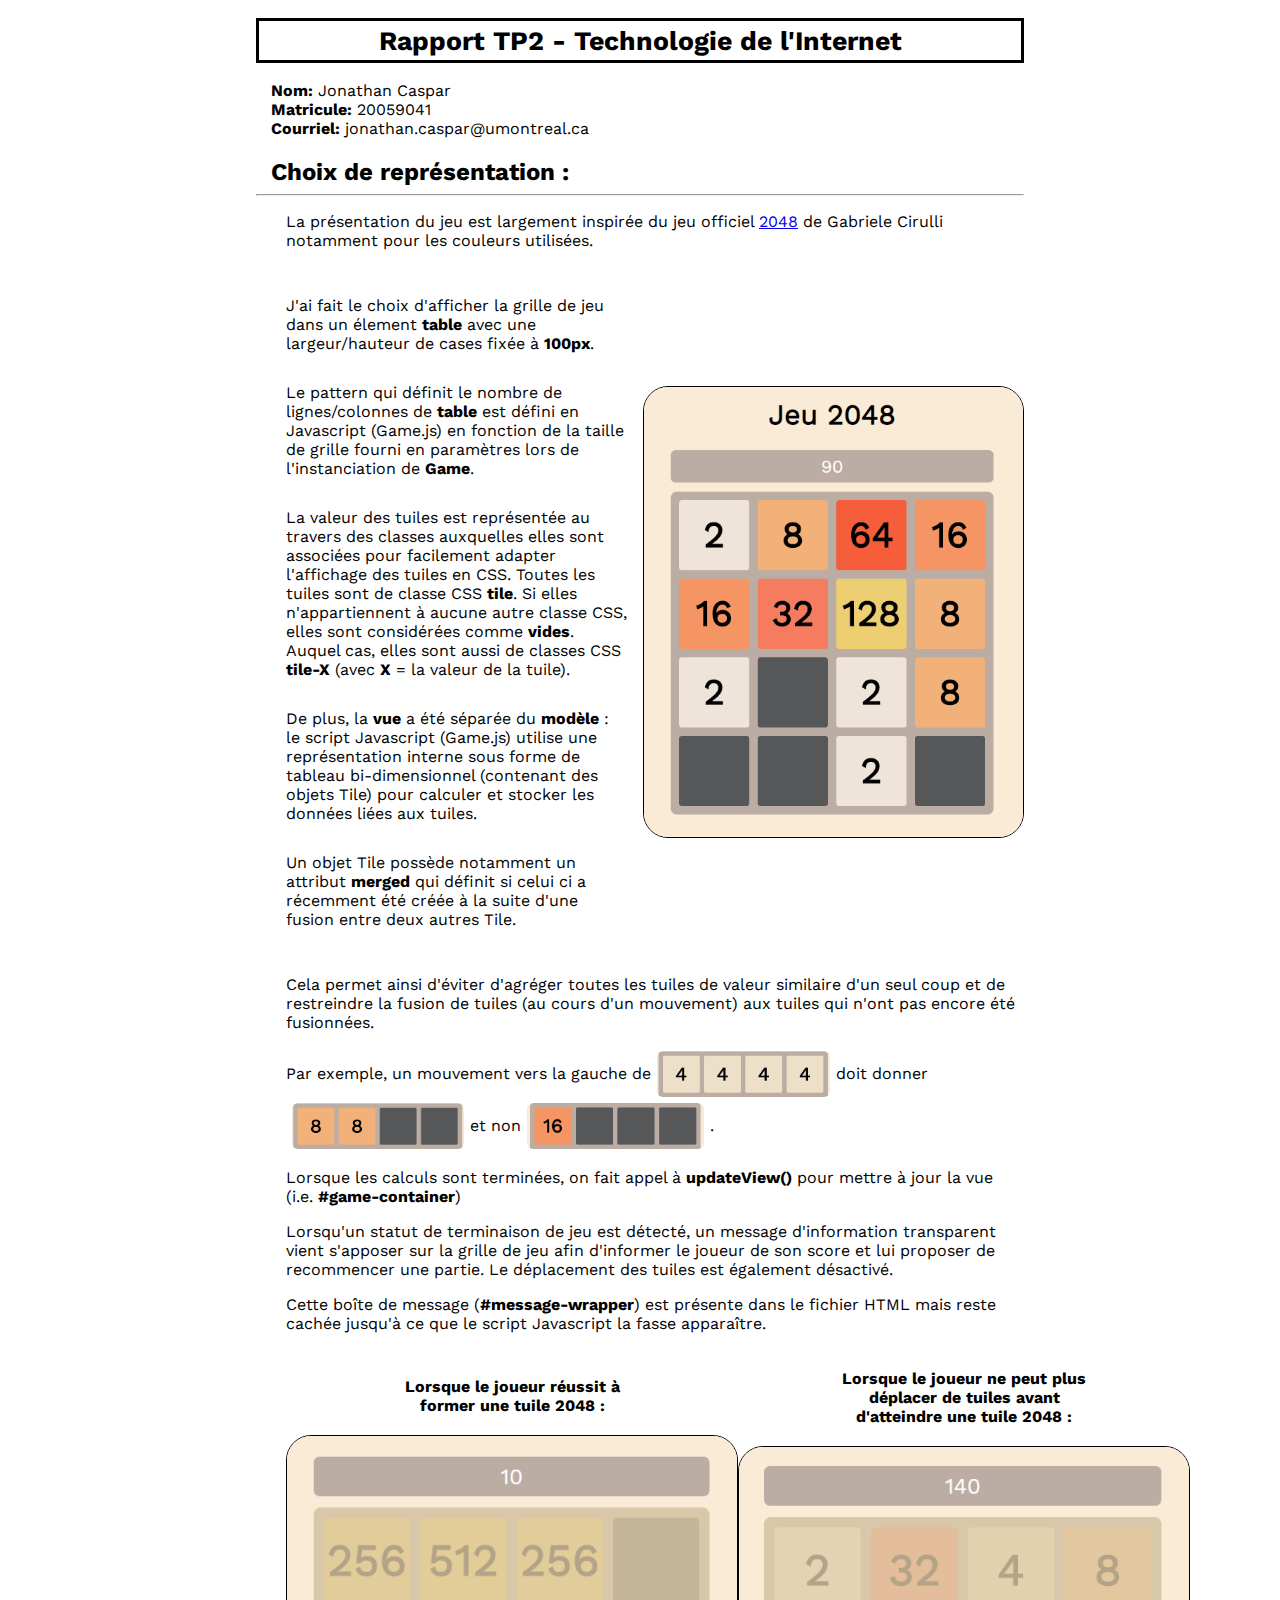
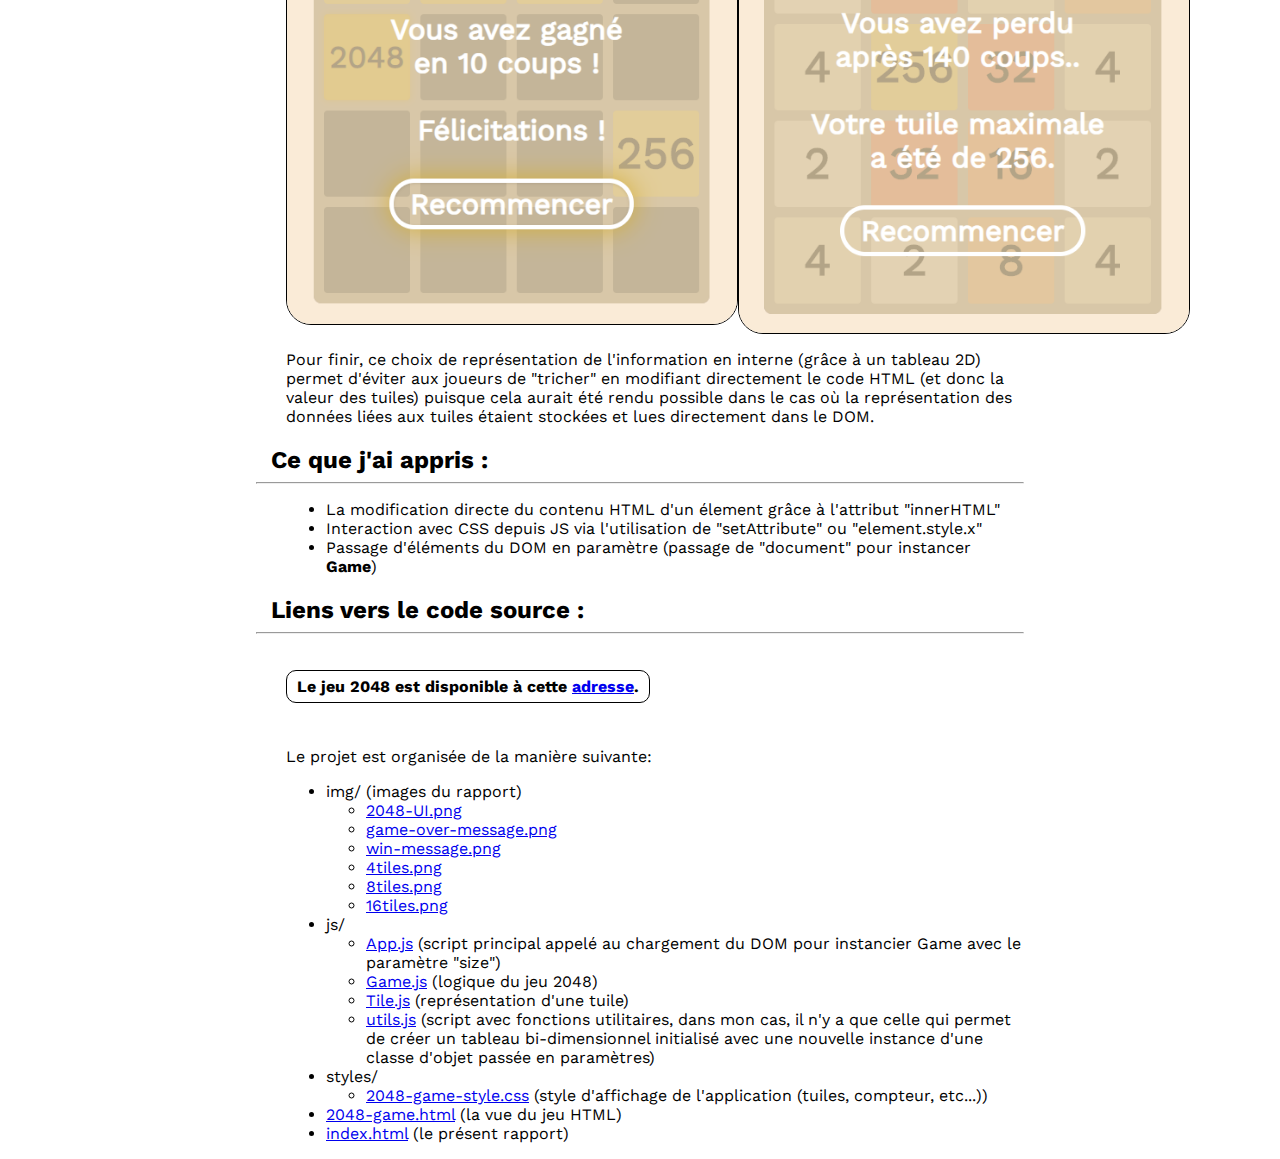
<file: index.html>
<!DOCTYPE html PUBLIC "-//W3C//DTD XHTML 1.0 Strict//EN"
                      "http://www.w3.org/TR/xhtml1/DTD/xhtml1-strict.dtd">
  
<html xmlns="http://www.w3.org/1999/xhtml">

  <head>
        <meta http-equiv="Content-Type" content="text/html;charset=utf-8" />
        <title>Rapport - TP2 - IFT3225</title>
    	<link href="https://fonts.googleapis.com/css?family=Work+Sans" rel="stylesheet"/>
        <style type="text/css">
        	html * {font-family: 'Work Sans', sans-serif;}
        	h1{text-align: center; border: solid;padding: 4px 0; font-size: 20pt;}
        	h2, #infos{padding-left: 15px; margin-bottom: 0;}
        	img{border: solid 1px;border-radius: 25px;margin: 0 auto; display: block;width: 450px;}
        	.presentation-box{padding-left: 30px}
        	body{margin: 0 20%;}
        	#infos > p {margin: 0;}
            .bold {font-weight: bold;}
            .flex-wrapper{display: flex; align-items: center;justify-content: flex-start;}
            .border{border: solid 1px;border-radius: 10px; padding: 6px 10px;}
            .merging-tiles{border: none;border-radius: 6px;width: auto;height: 46px;display: inline;margin: 3px 6px;}
            #merging-tiles-example{display: flex;flex-wrap: wrap;align-items: center;}
            #box1, #box2 {display: flex;align-items: center;justify-content: space-between;}
            #box1 img {width: auto;height: 450px; margin-left: 15px;}
            #box1 p,#box2 p {margin: 30px 0;}
            #box2 p {margin: 20px 90px;text-align: center;}
            #box2 > * {display: flex;flex-direction: column;align-items: center;}
        </style>
  </head>
  <body>
        <h1>Rapport TP2 - Technologie de l'Internet</h1>

    	<div id="infos">
            <p><span class="bold">Nom: </span>Jonathan Caspar</p>
            <p><span class="bold">Matricule: </span>20059041</p>
            <p><span class="bold">Courriel: </span>jonathan.caspar@umontreal.ca</p>
        </div>

        <h2>Choix de représentation :</h2><hr/>
        <div class="presentation-box">
        	<p>La présentation du jeu est largement inspirée du jeu officiel <a href="http://gabrielecirulli.github.io/2048/">2048</a> de Gabriele Cirulli notamment pour les couleurs utilisées.</p> 
        	<div id="box1">
                <div>
                    <p>J'ai fait le choix d'afficher la grille de jeu dans un élement <span class="bold">table</span> avec une largeur/hauteur de cases fixée à <span class="bold">100px</span>.</p> 
                    <p>Le pattern qui définit le nombre de lignes/colonnes de <span class="bold">table</span> est défini en Javascript (Game.js) en fonction de la taille de grille fourni en paramètres lors de l'instanciation de <span class="bold">Game</span>.</p>
                    <p>La valeur des tuiles est représentée au travers des classes auxquelles elles sont associées pour facilement adapter l'affichage des tuiles en CSS. Toutes les tuiles sont de classe CSS <span class="bold">tile</span>. Si elles n'appartiennent à aucune autre classe CSS, elles sont considérées comme <span class="bold">vides</span>. <br/>Auquel cas, elles sont aussi de classes CSS <span class="bold">tile-X</span> (avec <span class="bold">X</span> = la valeur de la tuile).</p>
                    <p>De plus, la <span class="bold">vue</span> a été séparée du <span class="bold">modèle</span> : le script Javascript (Game.js) utilise une représentation interne sous forme de tableau bi-dimensionnel (contenant des objets Tile) pour calculer et stocker les données liées aux tuiles.</p>
                    <p>Un objet Tile possède notamment un attribut <span class="bold">merged</span> qui définit si celui ci a récemment été créée à la suite d'une fusion entre deux autres Tile. </p>

                </div>
                <img src="img/2048-UI.png" alt="2048 game user interface"/>
            </div>

        	

        	<p>Cela permet ainsi d'éviter d'agréger toutes les tuiles de valeur similaire d'un seul coup et de restreindre la fusion de tuiles (au cours d'un mouvement) aux tuiles qui n'ont pas encore été fusionnées. </p>
        	<p id="merging-tiles-example"><span>Par exemple, un mouvement vers la gauche de </span><img class="merging-tiles" src="img/4tiles.png" alt="[4][4][4][4]"/> <span>doit donner</span> <img class="merging-tiles" src="img/8tiles.png" alt="[8][8][ ][ ]"/> <span>et non</span> <img class="merging-tiles" src="img/16tiles.png" alt="[16][ ][ ][ ]"/>.</p>
        	<p>Lorsque les calculs sont terminées, on fait appel à <span class="bold">updateView()</span> pour mettre à jour la vue (i.e. <span class="bold">#game-container</span>)</p>

        	<p>Lorsqu'un statut de terminaison de jeu est détecté, un message d'information transparent vient s'apposer sur la grille de jeu afin d'informer le joueur de son score et lui proposer de recommencer une partie. Le déplacement des tuiles est également désactivé.</p> 
        	<p>Cette boîte de message (<span class="bold">#message-wrapper</span>) est présente dans le fichier HTML mais reste cachée jusqu'à ce que le script Javascript la fasse apparaître.</p>

            <div id="box2">
                <div><p class="bold">Lorsque le joueur réussit à former une tuile 2048 :</p>
                    <img src="img/win-message.png" alt="winning message"/></div>

                <div><p class="bold">Lorsque le joueur ne peut plus déplacer de tuiles avant d'atteindre une tuile 2048 :</p>
                    <img src="img/game-over-message.png" alt="game-over message"/></div>
            </div>

            <p>Pour finir, ce choix de représentation de l'information en interne (grâce à un tableau 2D) permet d'éviter aux joueurs de "tricher" en modifiant directement le code HTML (et donc la valeur des tuiles) puisque cela aurait été rendu possible dans le cas où la représentation des données liées aux tuiles étaient stockées et lues directement dans le DOM.</p>
        </div>

		<h2>Ce que j'ai appris :</h2><hr/>
		<div class="presentation-box">
			<ul>
                <li>La modification directe du contenu HTML d'un élement grâce à l'attribut "innerHTML"</li>
                <li>Interaction avec CSS depuis JS via l'utilisation de "setAttribute" ou "element.style.x"</li>
                <li>Passage d'éléments du DOM en paramètre (passage de "document" pour instancer <span class="bold">Game</span>)</li>
            </ul>
		</div>

		<h2>Liens vers le code source :</h2><hr/>
		<div class="presentation-box">
            <br/>
            <p><span class="bold border">Le jeu 2048 est disponible à cette <a href="2048-game.html">adresse</a>.</span></p>
            <br/>
			<p>Le projet est organisée de la manière suivante:</p>
			 <ul>
			 	<li>
                    img/ (images du rapport)
                    <ul>
                        <li><a href="img/2048-UI.png">2048-UI.png</a></li>
                        <li><a href="img/game-over-message.png">game-over-message.png</a></li>
                        <li><a href="img/win-message.png">win-message.png</a></li>
                        <li><a href="img/4tiles.png">4tiles.png</a></li>
                        <li><a href="img/8tiles.png">8tiles.png</a></li>
                        <li><a href="img/16tiles.png">16tiles.png</a></li>
                    </ul>
                </li>
			 	<li>
                    js/ 
                    <ul>
                        <li><a href="js/App.js">App.js</a> (script principal appelé au chargement du DOM pour instancier Game avec le paramètre "size")</li>
                        <li><a href="js/Game.js">Game.js</a> (logique du jeu 2048)</li>
                        <li><a href="js/Tile.js">Tile.js</a> (représentation d'une tuile)</li>
                        <li><a href="js/utils.js">utils.js</a> (script avec fonctions utilitaires, dans mon cas, il n'y a que celle qui permet de créer un tableau bi-dimensionnel initialisé avec une nouvelle instance d'une classe d'objet passée en paramètres)</li>
                    </ul>
                </li>
			 	<li>
                    styles/
                    <ul>
                        <li><a href="styles/2048-game-style.css">2048-game-style.css</a> (style d'affichage de l'application (tuiles, compteur, etc...))</li>
                    </ul>
                </li>
			 	<li><a href="2048-game.html">2048-game.html</a> (la vue du jeu HTML)</li>
			 	<li><a href="index.html">index.html</a> (le présent rapport)</li>
			 </ul>
		</div>

  </body>

</html>
</file>
